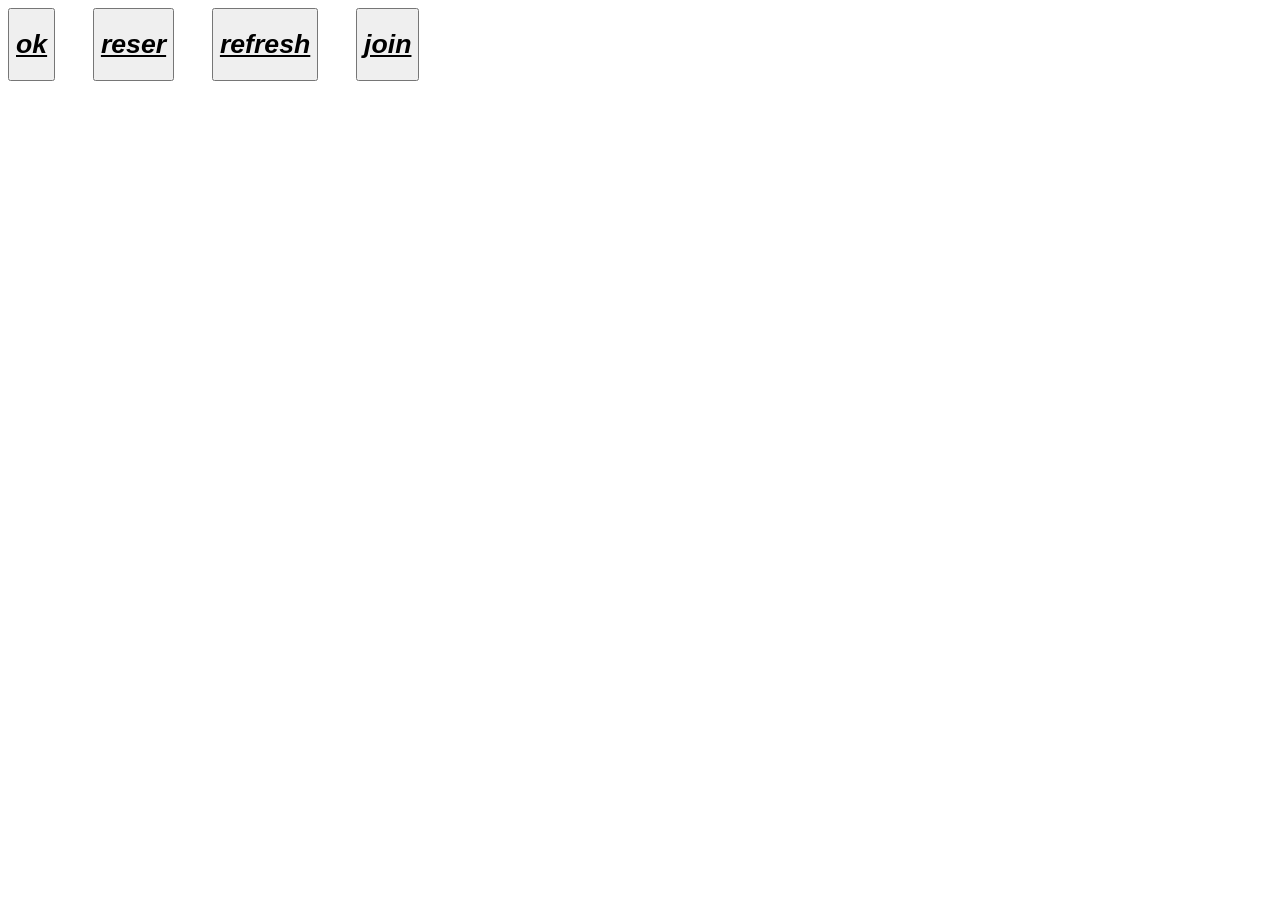
<file: blank.html>
<!DOCTYPE html>
<html lang="en">
<head>
    <meta charset="UTF-8">
    <meta name="viewport" content="width=device-width, initial-scale=1.0">
    <title>Document</title>
    <link rel="stylesheet" href="Gardient.css">
</head>
<body>
        <b><button><u><i>
            <h1>ok</h1>
        </i></u>
    </button></b>
    <b><button><u><i>
            <h1>reser</h1>
        </i></u>
    </button></b>
    <b><button><u><i>
            <h1>refresh</h1>
        </i></u>
    </button></b>
    <b><button><u><i>
            <h1>join</h1>
        </i></u>
    </button></b>
</body>
</html>
</file>
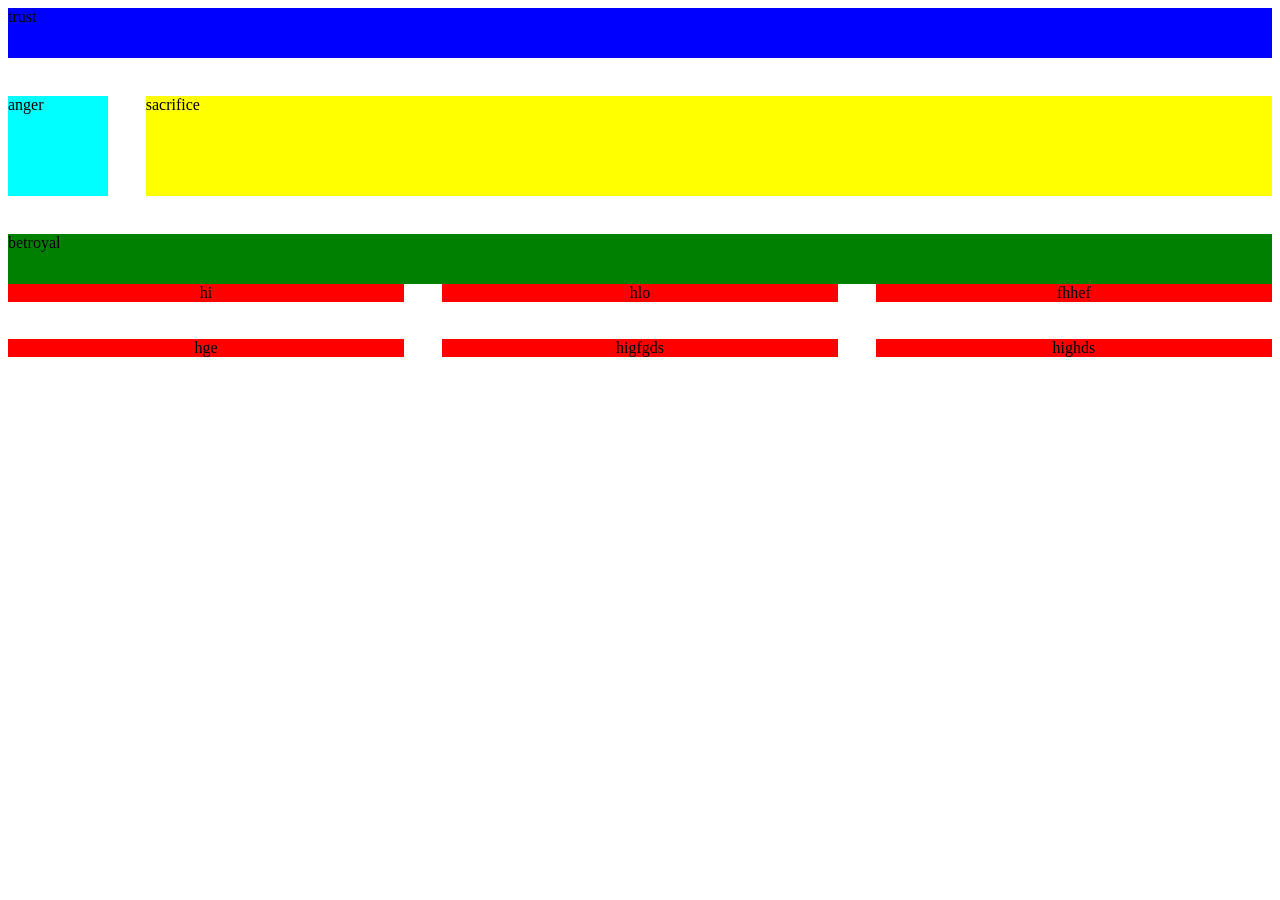
<file: grid.html>
<!DOCTYPE html>
<html lang="en">
<head>
    <meta charset="UTF-8">
    <meta name="viewport" content="width=device-width, initial-scale=1.0">
    <title>Document</title>
    <link rel="stylesheet" href="grid.css">
</head>
<body>
    <div class="friends">
        <header>trust</header>
        <aside> anger</aside>
        <main>sacrifice</main>
        <footer>betroyal</footer>
    </div>

    <div class="grid">
   <div class="d1"> hi</div>
   <div class="d1">hlo</div>
   <div class="d1">fhhef</div>
   <div class="d1">hge</div>
   <div class="d1">higfgds</div>
   <div class="d1">highds</div>
    </div>
    
</body>
</html>
</file>
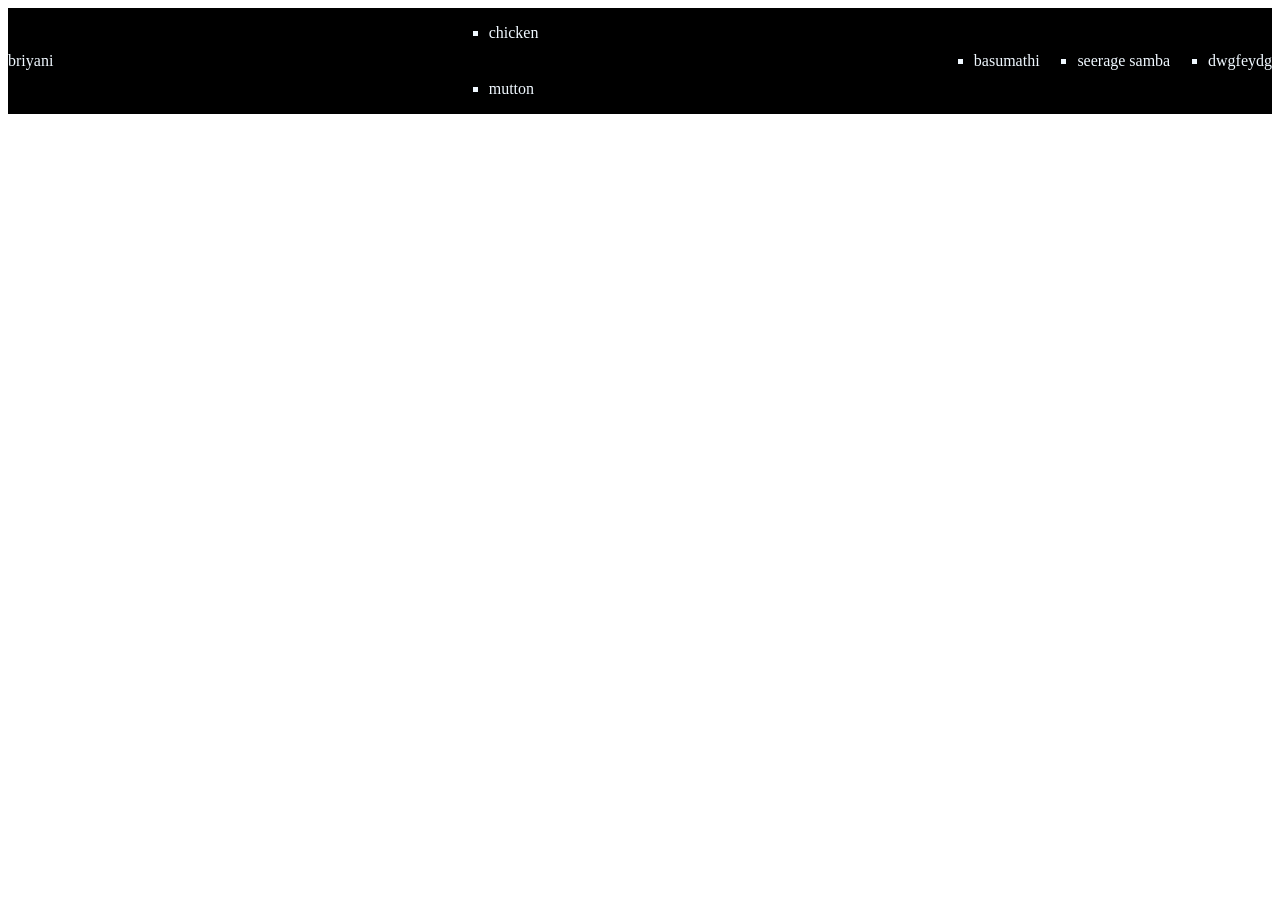
<file: Navigatation_Bar.html>
<!DOCTYPE html>
<html lang="en">
<head>
    <meta charset="UTF-8">
    <meta name="viewport" content="width=device-width, initial-scale=1.0">
    <title>Document</title>
        <link rel="stylesheet" href="flex.css">

</head>
<body>
    <nav>
        <div cass="chicken">
            briyani
        </div>
    <ul class="meat">
        <li>chicken</li>
        <li>mutton</li>
    </ul>
        <ul>
            <li>basumathi </li>
            <li>seerage samba</li>
            <li>dwgfeydg</li>
        </ul>
    </nav>
    
</body>
</html>
</file>
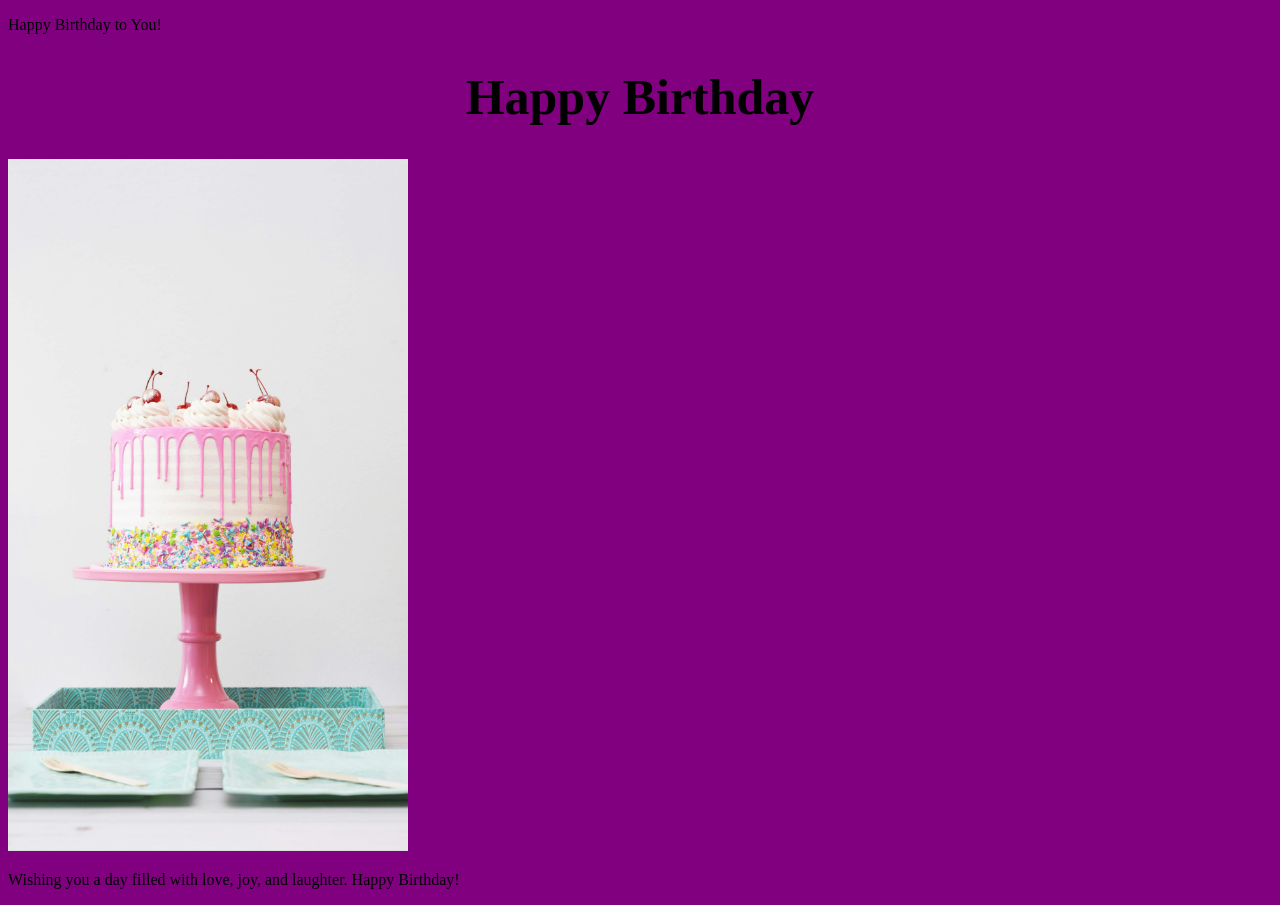
<file: HTML-CSS/multiplication.html>
<!DOCTYPE html>
<html lang="en">
<head>
    <meta charset="UTF-8">
    <meta name="viewport" content="width=device-width, initial-scale=1.0">
    <title>Happy Birthday</title>
    <link rel="stylesheet" href="multiplication.css">
</head>
<body>

    <p id="wish" class="wishes">Happy Birthday to You!</p>

    <h1>Happy Birthday</h1>

    <img src="img.jpg" alt="Happy Birthday" width="300">

    <p>Wishing you a day filled with love, joy, and laughter. Happy Birthday!</p>

    <script src="multiplication.js"></script>
</body>
</html>
</file>
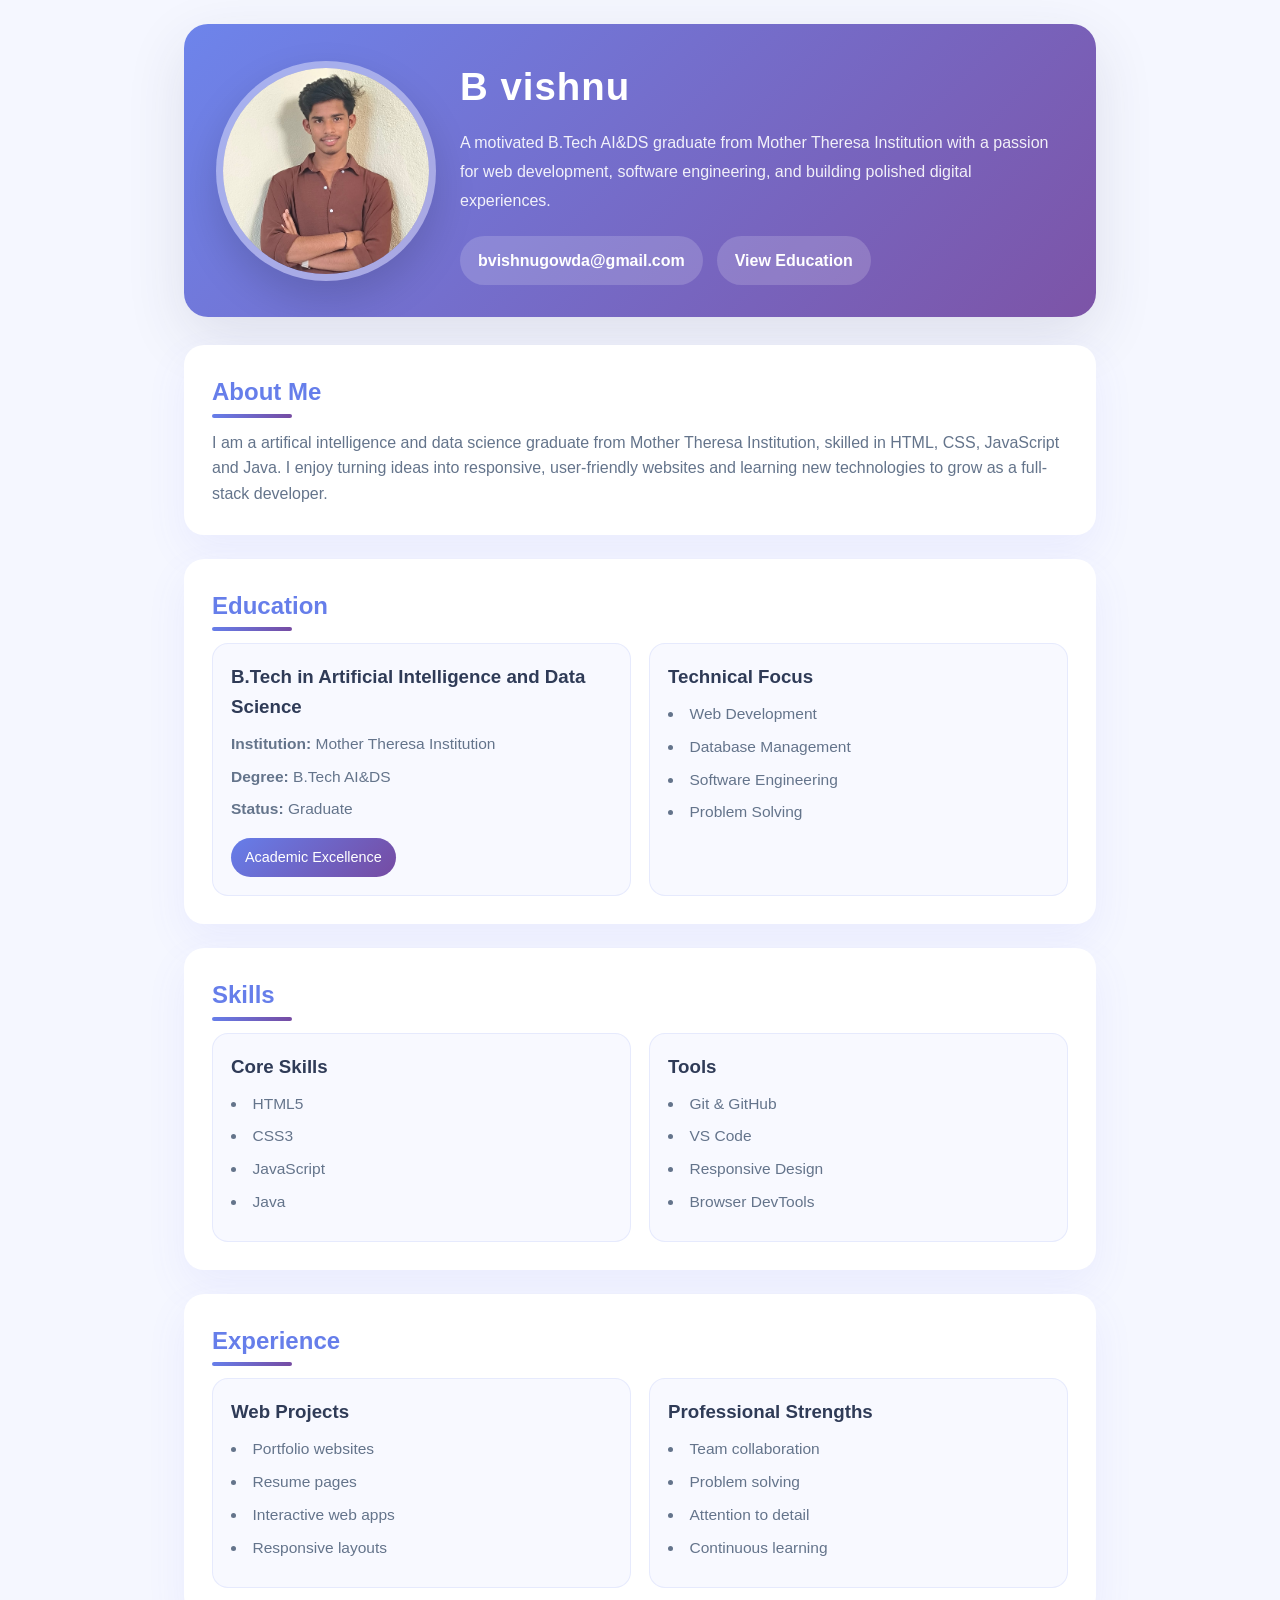
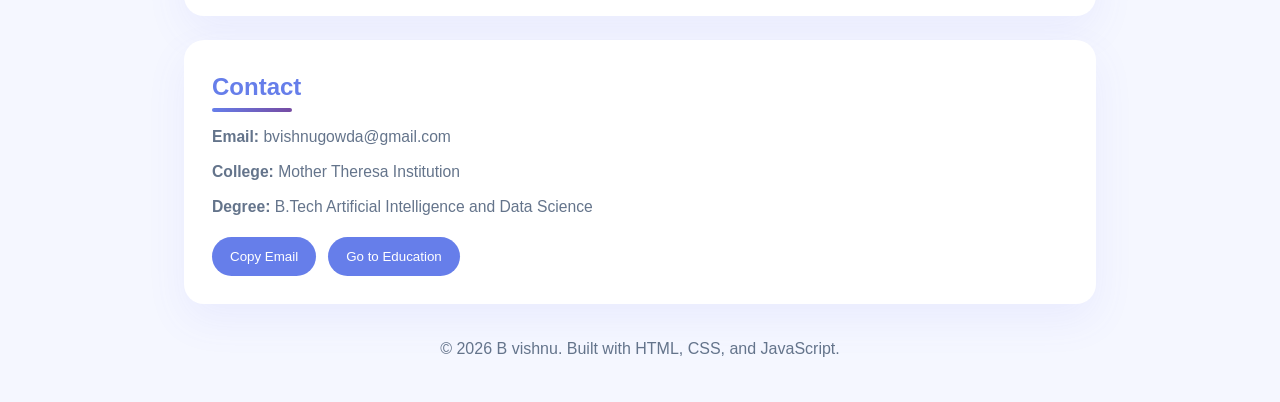
<file: HTML-CSS/resume1.html>
<!DOCTYPE html>
<html lang="en">
<head>
    <meta charset="UTF-8">
    <meta name="viewport" content="width=device-width, initial-scale=1.0">
    <title>B vishnu - Resume</title>
    <style>
        :root {
            --primary: #667eea;
            --secondary: #764ba2;
            --bg: #f5f7ff;
            --card: #ffffff;
            --text: #2f3b57;
            --muted: #64748b;
        }

        * {
            margin: 0;
            padding: 0;
            box-sizing: border-box;
        }

        body {
            font-family: 'Segoe UI', Tahoma, Geneva, Verdana, sans-serif;
            background: var(--bg);
            color: var(--text);
            line-height: 1.6;
        }

        .page {
            max-width: 960px;
            margin: 0 auto;
            padding: 24px;
        }

        header {
            background: linear-gradient(135deg, rgba(102, 126, 234, 0.95) 0%, rgba(118, 75, 162, 0.95) 100%);
            color: white;
            border-radius: 24px;
            padding: 32px;
            box-shadow: 0 20px 60px rgba(50, 50, 93, 0.12);
            overflow: hidden;
        }

        .hero {
            display: grid;
            grid-template-columns: 220px 1fr;
            gap: 24px;
            align-items: center;
        }

        .profile-card {
            width: 220px;
            height: 220px;
            border-radius: 50%;
            overflow: hidden;
            border: 7px solid rgba(255, 255, 255, 0.3);
            background: rgba(255, 255, 255, 0.12);
            display: flex;
            align-items: center;
            justify-content: center;
            box-shadow: 0 18px 40px rgba(0, 0, 0, 0.15);
            position: relative;
            animation: float 4s ease-in-out infinite;
        }

        .profile-photo {
            width: 100%;
            height: 100%;
            object-fit: cover;
            display: block;
        }

        .photo-fallback {
            display: none;
            width: 100%;
            height: 100%;
            align-items: center;
            justify-content: center;
            background: linear-gradient(135deg, rgba(255,255,255,0.18), rgba(255,255,255,0.06));
            color: white;
            font-size: 2.4rem;
            letter-spacing: 6px;
            font-weight: 700;
            text-transform: uppercase;
        }

        .hero-text h1 {
            font-size: clamp(2.2rem, 3vw, 3rem);
            margin-bottom: 12px;
            letter-spacing: 1px;
            animation: slideInDown 0.8s ease-out;
        }

        .hero-text p {
            max-width: 760px;
            color: rgba(255,255,255,0.9);
            margin-bottom: 20px;
            font-size: 1rem;
            line-height: 1.8;
        }

        .hero-links {
            display: flex;
            gap: 14px;
            flex-wrap: wrap;
        }

        .hero-links a {
            display: inline-block;
            background: rgba(255,255,255,0.17);
            color: white;
            padding: 12px 18px;
            border-radius: 999px;
            text-decoration: none;
            font-weight: 600;
            transition: transform 0.25s ease, background 0.25s ease;
        }

        .hero-links a:hover {
            transform: translateY(-3px);
            background: rgba(255,255,255,0.28);
        }

        main {
            margin-top: 28px;
        }

        .section {
            background: var(--card);
            border-radius: 20px;
            padding: 28px;
            box-shadow: 0 16px 40px rgba(99, 102, 241, 0.08);
            margin-top: 24px;
            animation: fadeIn 0.8s ease-out;
        }

        .section h2 {
            color: var(--primary);
            margin-bottom: 18px;
            position: relative;
        }

        .section h2::after {
            content: '';
            position: absolute;
            bottom: -6px;
            left: 0;
            width: 80px;
            height: 4px;
            background: linear-gradient(90deg, var(--primary), var(--secondary));
            border-radius: 999px;
        }

        .summary {
            color: var(--muted);
            margin-top: 12px;
        }

        .info-grid {
            display: grid;
            grid-template-columns: repeat(auto-fit, minmax(220px, 1fr));
            gap: 18px;
        }

        .info-card {
            background: #f8f9ff;
            padding: 18px;
            border-radius: 16px;
            border: 1px solid rgba(102, 126, 234, 0.12);
        }

        .info-card h3 {
            margin-bottom: 10px;
            color: var(--text);
        }

        .info-card p,
        .info-card li {
            color: var(--muted);
            font-size: 0.97rem;
            margin-bottom: 8px;
        }

        .info-card li {
            list-style: inside disc;
        }

        .contact-info {
            display: flex;
            flex-direction: column;
            gap: 10px;
        }

        .contact-info span {
            display: block;
            color: var(--muted);
            font-size: 0.98rem;
        }

        .badge {
            display: inline-block;
            background: linear-gradient(135deg, var(--primary), var(--secondary));
            color: white;
            padding: 8px 14px;
            border-radius: 999px;
            font-size: 0.9rem;
            margin-top: 8px;
        }

        .button-row {
            margin-top: 18px;
            display: flex;
            flex-wrap: wrap;
            gap: 12px;
        }

        .button-row button {
            border: none;
            background: var(--primary);
            color: white;
            padding: 12px 18px;
            border-radius: 999px;
            cursor: pointer;
            transition: transform 0.25s ease, background 0.25s ease;
        }

        .button-row button:hover {
            transform: translateY(-2px);
            background: var(--secondary);
        }

        footer {
            text-align: center;
            margin: 32px 0 16px;
            color: var(--muted);
        }

        @keyframes float {
            0%, 100% { transform: translateY(0); }
            50% { transform: translateY(-10px); }
        }

        @keyframes slideInDown {
            from { opacity: 0; transform: translateY(-25px); }
            to { opacity: 1; transform: translateY(0); }
        }

        @keyframes fadeIn {
            from { opacity: 0; transform: translateY(20px); }
            to { opacity: 1; transform: translateY(0); }
        }

        @media (max-width: 760px) {
            .hero { grid-template-columns: 1fr; text-align: center; }
            .hero-text { display: grid; gap: 18px; }
            .profile-card { margin: 0 auto; }
            .button-row { justify-content: center; }
        }
    </style>
</head>
<body>
    <div class="page">
        <header>
            <div class="hero">
                <div class="profile-card">
                    <img src=my.jpeg alt="Profile photo of vishnu" class="profile-photo" onerror="showFallback()">
                    <div id="profileFallback" class="photo-fallback">RGSN</div>
                </div>
                <div class="hero-text">
                    <h1>B vishnu</h1>
                    <p>A motivated B.Tech AI&DS graduate from Mother Theresa Institution with a passion for web development, software engineering, and building polished digital experiences.</p>
                    <div class="hero-links">
                        <a href="mailto:bvishnugowda@gmail.com">bvishnugowda@gmail.com</a>
                        <a href="#education">View Education</a>
                    </div>
                </div>
            </div>
        </header>

        <main>
            <section class="section" id="about">
                <h2>About Me</h2>
                <p class="summary">I am a artifical intelligence and data science graduate from Mother Theresa Institution, skilled in HTML, CSS, JavaScript and Java. I enjoy turning ideas into responsive, user-friendly websites and learning new technologies to grow as a full-stack developer.</p>
            </section>

            <section class="section" id="education">
                <h2>Education</h2>
                <div class="info-grid">
                    <div class="info-card">
                        <h3>B.Tech in Artificial Intelligence and Data Science</h3>
                        <p><strong>Institution:</strong> Mother Theresa Institution</p>
                        <p><strong>Degree:</strong> B.Tech AI&DS</p>
                        <p><strong>Status:</strong> Graduate</p>
                        <span class="badge">Academic Excellence</span>
                    </div>
                    <div class="info-card">
                        <h3>Technical Focus</h3>
                        <ul>
                            <li>Web Development</li>
                            <li>Database Management</li>
                            <li>Software Engineering</li>
                            <li>Problem Solving</li>
                        </ul>
                    </div>
                </div>
            </section>

            <section class="section" id="skills">
                <h2>Skills</h2>
                <div class="info-grid">
                    <div class="info-card">
                        <h3>Core Skills</h3>
                        <ul>
                            <li>HTML5</li>
                            <li>CSS3</li>
                            <li>JavaScript</li>
                            <li>Java</li>
                        </ul>
                    </div>
                    <div class="info-card">
                        <h3>Tools</h3>
                        <ul>
                            <li>Git & GitHub</li>
                            <li>VS Code</li>
                            <li>Responsive Design</li>
                            <li>Browser DevTools</li>
                        </ul>
                    </div>
                </div>
            </section>

            <section class="section" id="experience">
                <h2>Experience</h2>
                <div class="info-grid">
                    <div class="info-card">
                        <h3>Web Projects</h3>
                        <ul>
                            <li>Portfolio websites</li>
                            <li>Resume pages</li>
                            <li>Interactive web apps</li>
                            <li>Responsive layouts</li>
                        </ul>
                    </div>
                    <div class="info-card">
                        <h3>Professional Strengths</h3>
                        <ul>
                            <li>Team collaboration</li>
                            <li>Problem solving</li>
                            <li>Attention to detail</li>
                            <li>Continuous learning</li>
                        </ul>
                    </div>
                </div>
            </section>

            <section class="section" id="contact">
                <h2>Contact</h2>
                <div class="contact-info">
                    <span><strong>Email:</strong> bvishnugowda@gmail.com</span>
                    <span><strong>College:</strong> Mother Theresa Institution</span>
                    <span><strong>Degree:</strong> B.Tech Artificial Intelligence and Data Science</span>
                </div>
                <div class="button-row">
                    <button onclick="copyEmail()">Copy Email</button>
                    <button onclick="scrollToSection('education')">Go to Education</button>
                </div>
            </section>
        </main>

        <footer>
            <p>&copy; 2026 B vishnu. Built with HTML, CSS, and JavaScript.</p>
        </footer>
    </div>

    <script>
        function showFallback() {
            const img = document.querySelector('.profile-photo');
            const fallback = document.getElementById('profileFallback');
            img.style.display = 'none';
            fallback.style.display = 'flex';
        }


        function copyEmail() {
            const email = 'b.vishnu@gmail.com';
            navigator.clipboard.writeText(email).then(() => {
                alert('Email copied: ' + email);
            }).catch(() => {
                alert('Unable to copy email.');
            });
        }

        function scrollToSection(id) {
            const element = document.getElementById(id);
            if (element) {
                element.scrollIntoView({ behavior: 'smooth' });
            }
        }
    </script>
</body>
</html>
</file>
<file: Gardient.css>
body{ 
    display: flex;
    flex-direction: row;
    align-items: center;
    flex-wrap:wrap;
    gap: 1cm;
}
</file>
<file: grid.css>
.friends{
display: grid;
grid-template-columns: 100px 1fr;
grid-template-rows:50px 100px 50px;
gap: 1cm;
}
header{
    grid-column: 1/3;
    background: blue;
}
main{

    background:yellow;

}
footer{
    grid-column: 1/3;
    background:green;
}
aside{
    background-color: aqua;
}
.grid{
    display:grid ;
    grid-template-columns: repeat(3,1fr);
    gap: 1cm;
}
.d1{
    background: red;
    text-align: center;
}
</file>
<file: flex.css>
nav{
    display: flex;
    justify-content: space-between;
    align-items: center;
    background: black;
    color: aliceblue;

}
.meat{
    flex-direction:column ;

}
ul{
    display: flex;
    gap: 1cm;
    list-style:square;


}
</file>
<file: HTML-CSS/multiplication.css>
img{
    width: 400px;
    
}body{
    background-color: purple;

}
#content{
    display: flex;
    gap: 20px;
}
h1{
    color: black;
    font-size: 50px;
    text-align: center;
}
</file>
